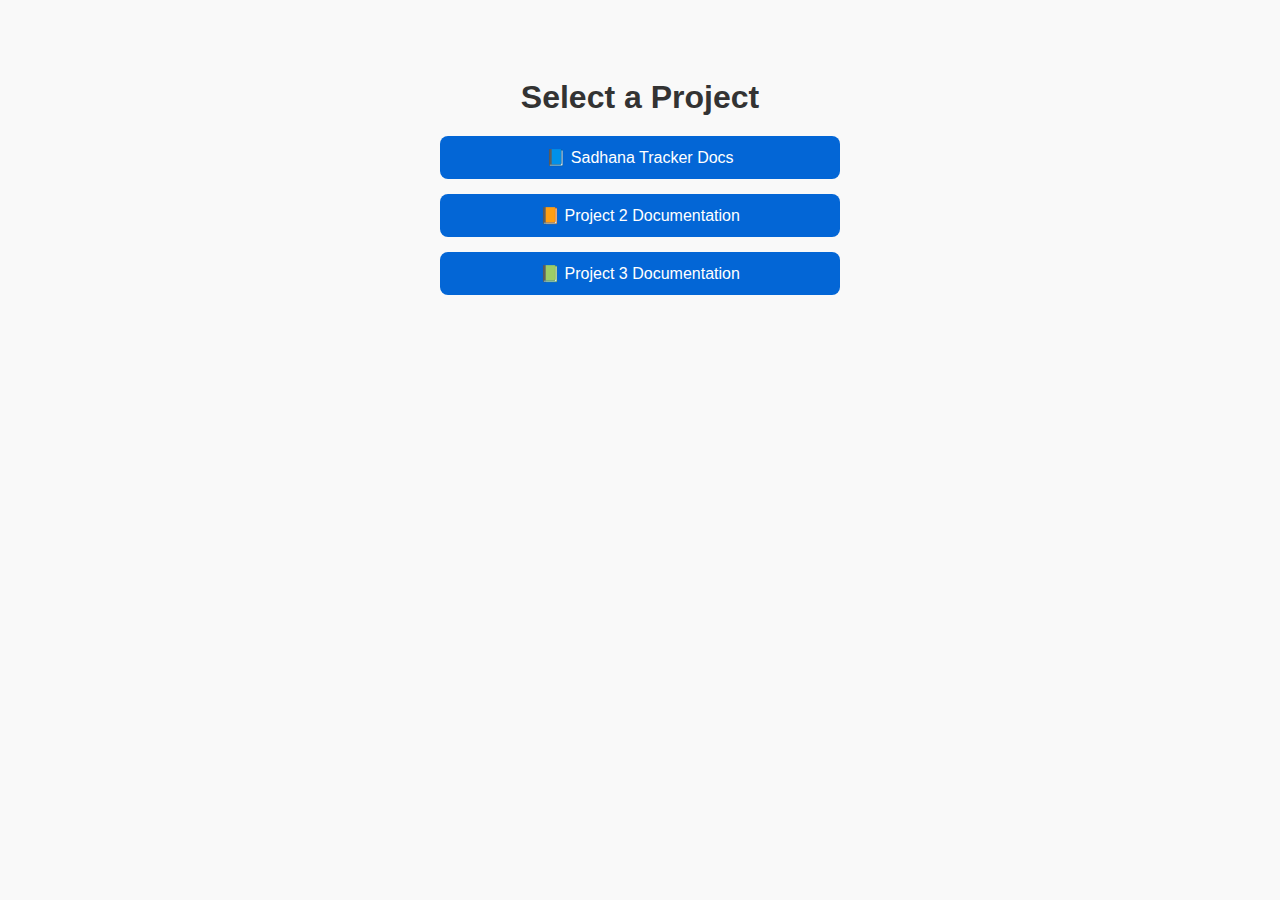
<file: index.html>
<!DOCTYPE html>
<html lang="en">
<head>
  <meta charset="UTF-8">
  <title>Documentation Portal</title>
  <meta name="viewport" content="width=device-width, initial-scale=1.0">
  <style>
    body {
      font-family: "Segoe UI", sans-serif;
      background-color: #f9f9f9;
      display: flex;
      flex-direction: column;
      align-items: center;
      padding: 50px 20px;
    }
    h1 {
      color: #333;
      margin-bottom: 20px;
    }
    .project-list {
      display: flex;
      flex-direction: column;
      gap: 15px;
      width: 100%;
      max-width: 400px;
    }
    .project-link {
      text-align: center;
      background-color: #0366d6;
      color: white;
      padding: 12px;
      text-decoration: none;
      border-radius: 8px;
      transition: background-color 0.3s ease;
    }
    .project-link:hover {
      background-color: #024ea2;
    }
  </style>
</head>
<body>
  <h1>Select a Project</h1>
  <div class="project-list">
    <a class="project-link" href="sadhana-tracker/index.html">📘 Sadhana Tracker Docs</a>
    <a class="project-link" href="project2/index.html">📙 Project 2 Documentation</a>
    <a class="project-link" href="project3/index.html">📗 Project 3 Documentation</a>
    <!-- Add more projects as needed -->
  </div>
</body>
</html>
</file>
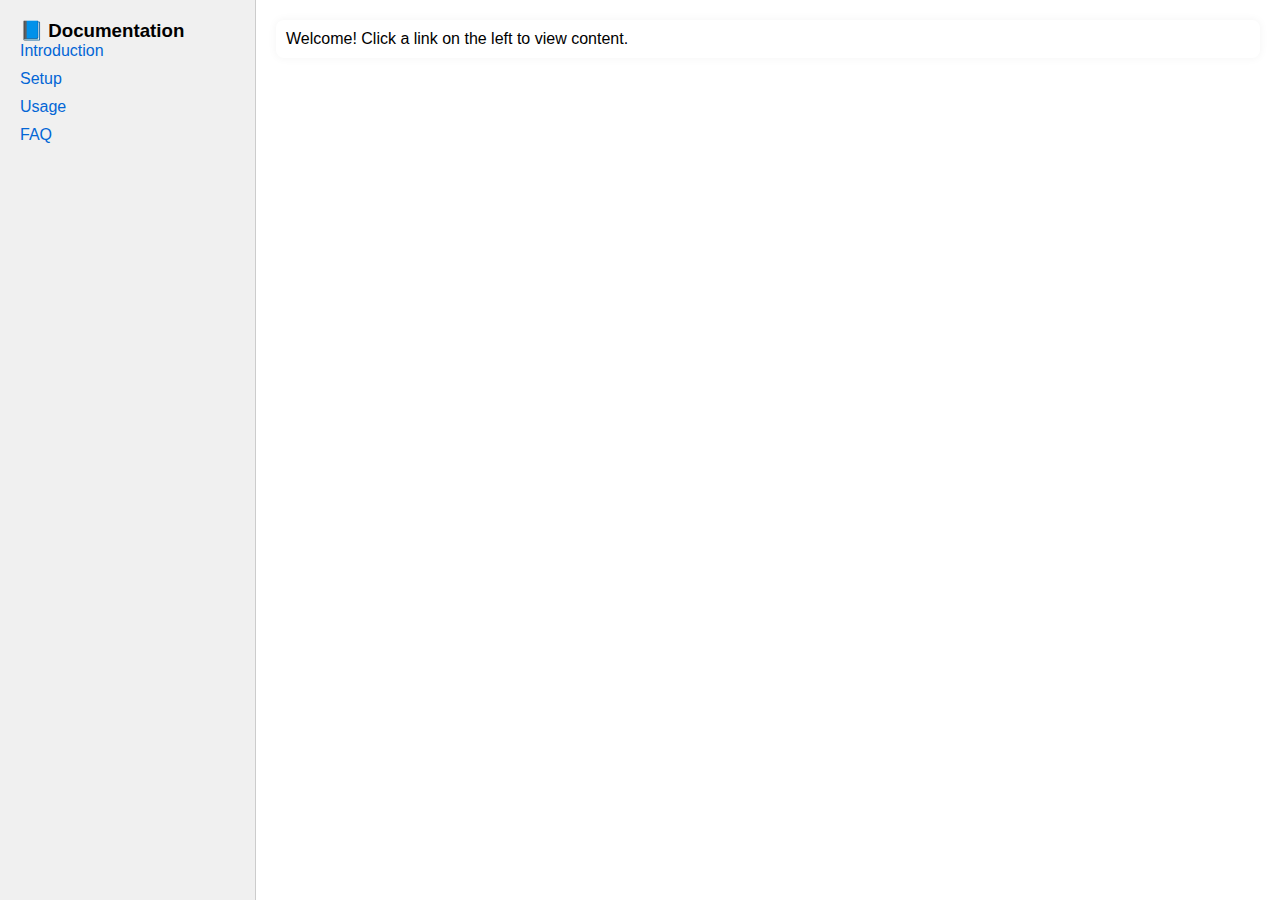
<file: sadhana-tracker/index.html>
<!DOCTYPE html>
<html lang="en">
<head>
  <meta charset="UTF-8" />
  <title>Sadhana Tracker Documentation</title>
  <meta name="viewport" content="width=device-width, initial-scale=1.0" />
  <style>
    * { box-sizing: border-box; margin: 0; padding: 0; }
    body { display: flex; height: 100vh; font-family: sans-serif; }

    nav {
      width: 20%;
      background-color: #f0f0f0;
      padding: 20px;
      border-right: 1px solid #ccc;
    }

    nav a {
      display: block;
      margin-bottom: 10px;
      color: #0366d6;
      text-decoration: none;
    }

    nav a:hover {
      text-decoration: underline;
    }

    main {
      width: 80%;
      padding: 20px;
      overflow-y: auto;
    }

    #content {
      padding: 10px;
      background: white;
      border-radius: 8px;
      box-shadow: 0 0 10px rgba(0,0,0,0.05);
    }
  </style>
</head>
<body>

  <nav>
    <h3>📘 Documentation</h3>
    <a href="#" onclick="loadPage('pages/home.html')">Introduction</a>
    <a href="#" onclick="loadPage('pages/add_or_change_logo.html')">Setup</a>
    <a href="#" onclick="loadPage('pages/usage.html')">Usage</a>
    <a href="#" onclick="loadPage('pages/faq.html')">FAQ</a>
  </nav>

  <main>
    <div id="content">Welcome! Click a link on the left to view content.</div>
  </main>

  <script>
    function loadPage(url) {
      fetch(url)
        .then(res => res.text())
        .then(html => {
          document.getElementById("content").innerHTML = html;
          history.pushState({ page: url }, "", "#" + url);
        })
        .catch(err => {
          document.getElementById("content").innerHTML = "<p>Error loading content.</p>";
        });
    }

    // Load page on back/forward
    window.addEventListener("popstate", (e) => {
      if (e.state?.page) {
        loadPage(e.state.page);
      }
    });

    // Load if hash present
    window.addEventListener("DOMContentLoaded", () => {
      const hash = window.location.hash.slice(1);
      if (hash) loadPage(hash);
    });
  </script>

</body>
</html>
</file>
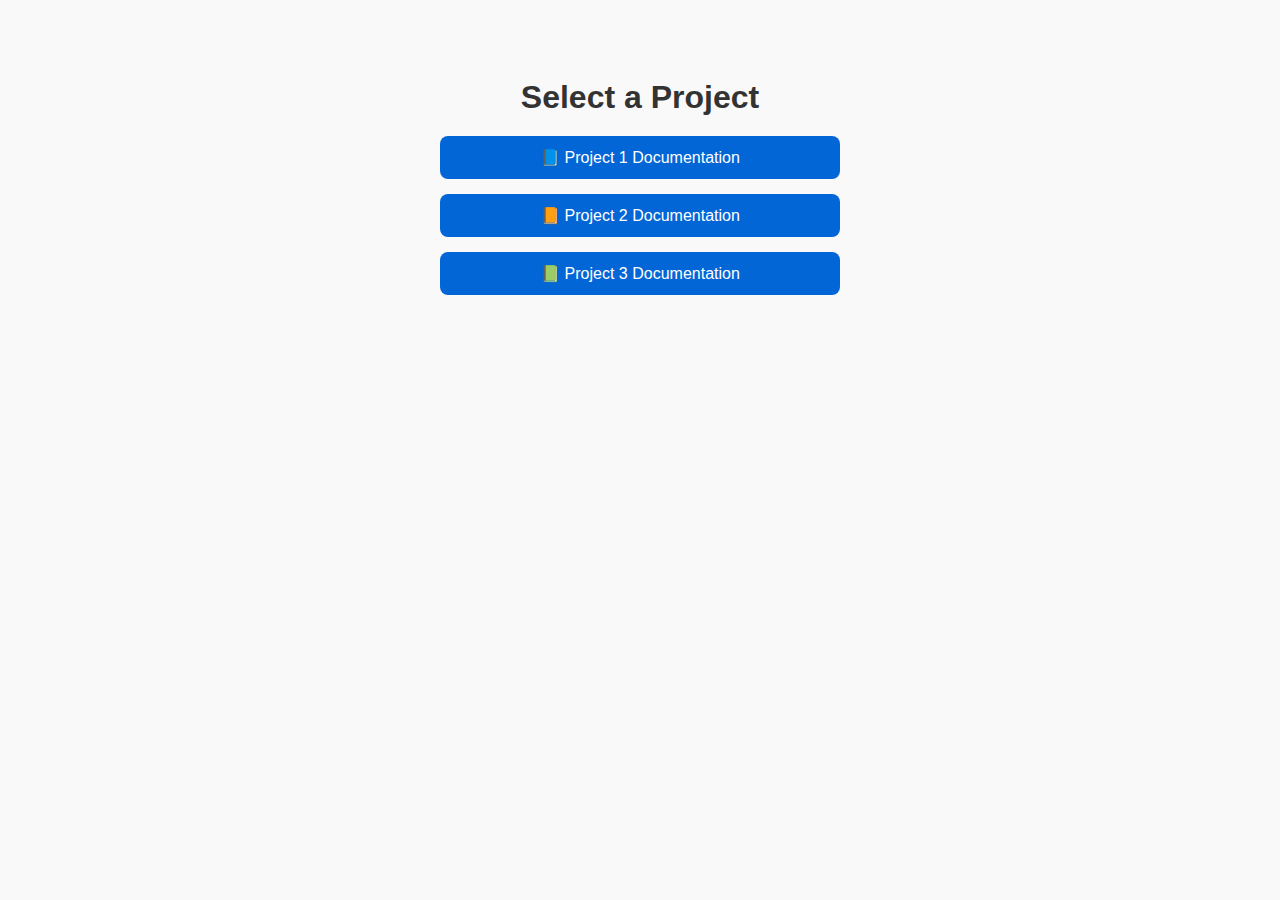
<file: main.html>
<!DOCTYPE html>
<html lang="en">
<head>
  <meta charset="UTF-8">
  <title>Documentation Portal</title>
  <meta name="viewport" content="width=device-width, initial-scale=1.0">
  <style>
    body {
      font-family: "Segoe UI", sans-serif;
      background-color: #f9f9f9;
      display: flex;
      flex-direction: column;
      align-items: center;
      padding: 50px 20px;
    }
    h1 {
      color: #333;
      margin-bottom: 20px;
    }
    .project-list {
      display: flex;
      flex-direction: column;
      gap: 15px;
      width: 100%;
      max-width: 400px;
    }
    .project-link {
      text-align: center;
      background-color: #0366d6;
      color: white;
      padding: 12px;
      text-decoration: none;
      border-radius: 8px;
      transition: background-color 0.3s ease;
    }
    .project-link:hover {
      background-color: #024ea2;
    }
  </style>
</head>
<body>
  <h1>Select a Project</h1>
  <div class="project-list">
    <a class="project-link" href="project1/index.html">📘 Project 1 Documentation</a>
    <a class="project-link" href="project2/index.html">📙 Project 2 Documentation</a>
    <a class="project-link" href="project3/index.html">📗 Project 3 Documentation</a>
    <!-- Add more projects as needed -->
  </div>
</body>
</html>
</file>
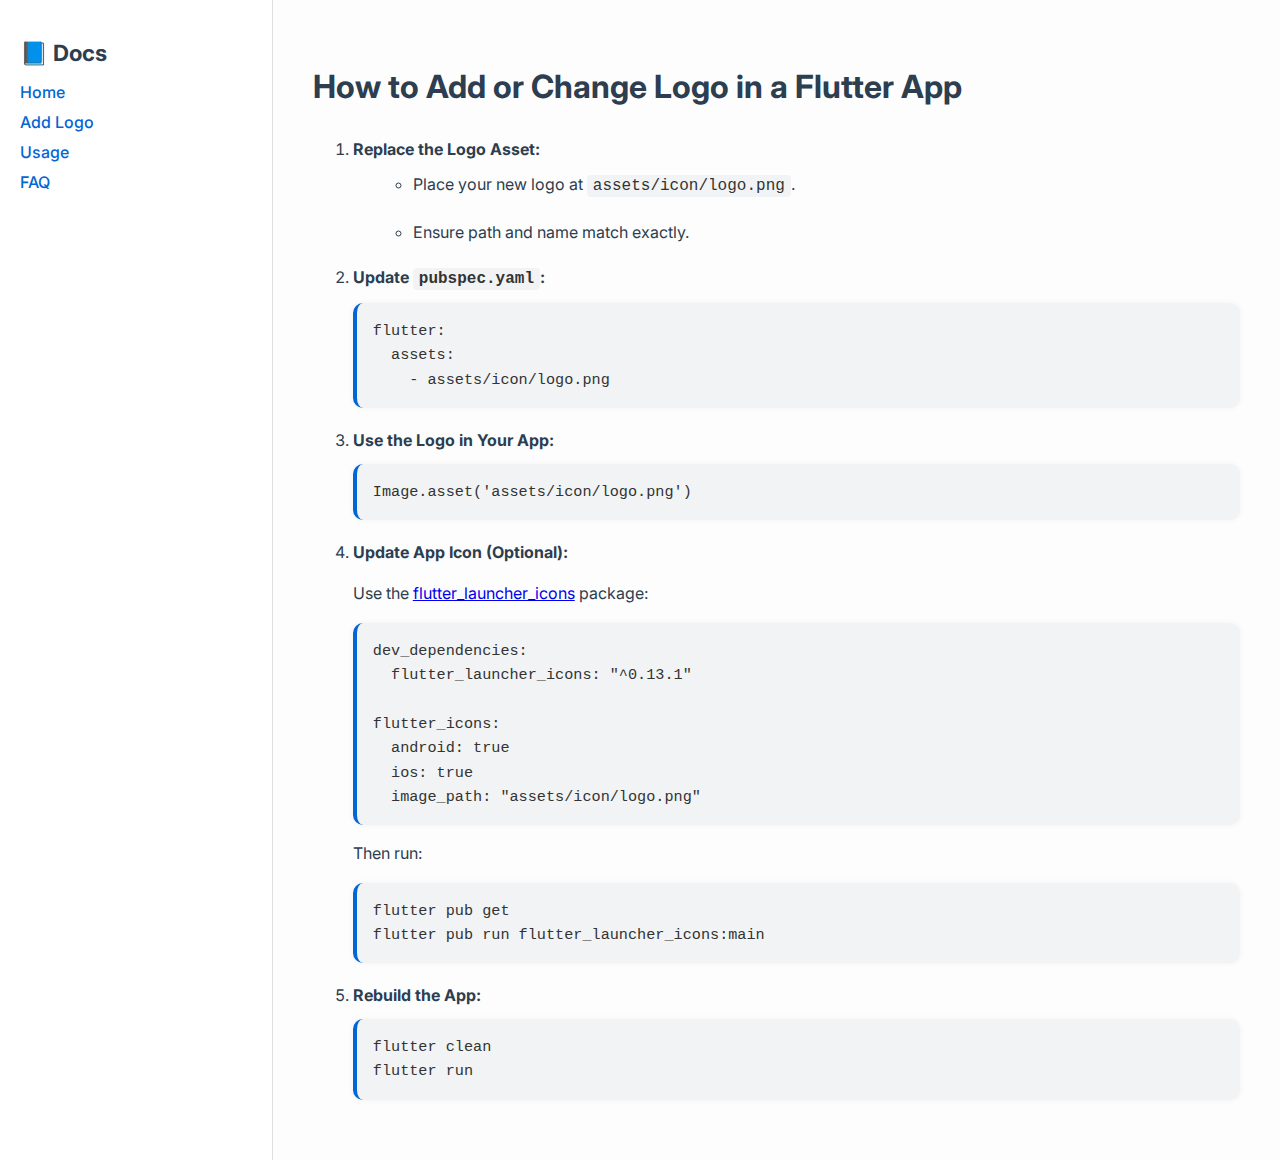
<file: sadhana-tracker/pages/add_or_change_logo.html>
<!DOCTYPE html>
<html lang="en">
<head>
  <meta charset="UTF-8" />
  <title>How to Add or Change Logo in Flutter App</title>
  <meta name="viewport" content="width=device-width, initial-scale=1.0" />
  <link href="style.css" rel="stylesheet" />
  <link href="https://fonts.googleapis.com/css2?family=Inter:wght@400;600&display=swap" rel="stylesheet" />
</head>
<body>
  <div class="layout">
    <aside class="sidebar">
      <h2>📘 Docs</h2>
      <nav>
        <a href="#">Home</a>
        <a href="#">Add Logo</a>
        <a href="#">Usage</a>
        <a href="#">FAQ</a>
      </nav>
    </aside>

    <main class="content">
      <h1>How to Add or Change Logo in a Flutter App</h1>
      <ol>
        <li>
          <strong>Replace the Logo Asset:</strong>
          <ul>
            <li>Place your new logo at <code>assets/icon/logo.png</code>.</li>
            <li>Ensure path and name match exactly.</li>
          </ul>
        </li>

        <li>
          <strong>Update <code>pubspec.yaml</code>:</strong>
          <pre><code>flutter:
  assets:
    - assets/icon/logo.png</code></pre>
        </li>

        <li>
          <strong>Use the Logo in Your App:</strong>
          <pre><code>Image.asset('assets/icon/logo.png')</code></pre>
        </li>

        <li>
          <strong>Update App Icon (Optional):</strong>
          <p>Use the <a href="https://pub.dev/packages/flutter_launcher_icons" target="_blank">flutter_launcher_icons</a> package:</p>
          <pre><code>dev_dependencies:
  flutter_launcher_icons: "^0.13.1"

flutter_icons:
  android: true
  ios: true
  image_path: "assets/icon/logo.png"</code></pre>

          <p>Then run:</p>
          <pre><code>flutter pub get
flutter pub run flutter_launcher_icons:main</code></pre>
        </li>

        <li>
          <strong>Rebuild the App:</strong>
          <pre><code>flutter clean
flutter run</code></pre>
        </li>
      </ol>
    </main>
  </div>
</body>
</html>
</file>
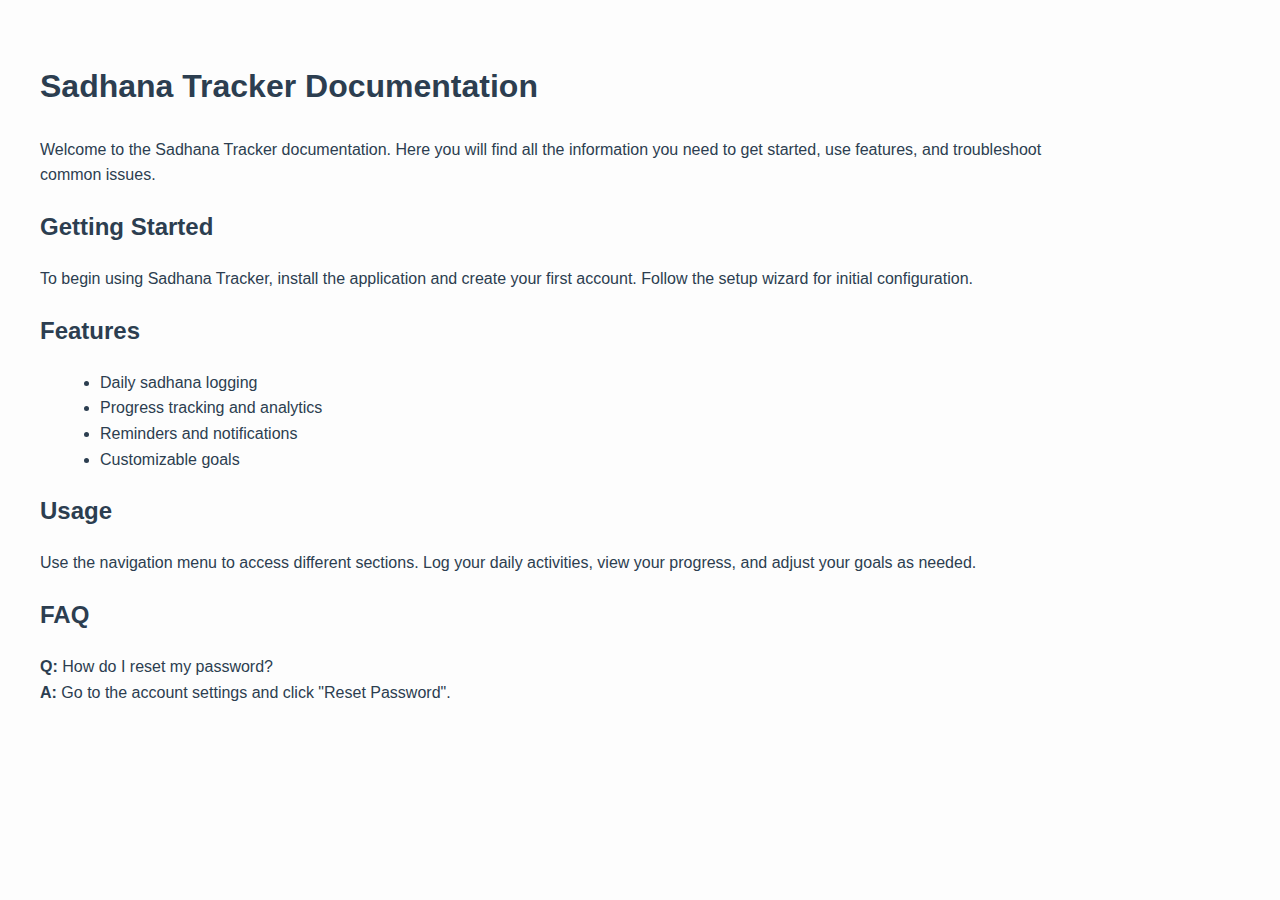
<file: sadhana-tracker/pages/home.html>
<!DOCTYPE html>
<html lang="en">
<head>
    <meta charset="UTF-8">
    <title>Sadhana Tracker Documentation</title>
    <meta name="viewport" content="width=device-width, initial-scale=1.0">
    <link rel="stylesheet" href="style.css">
</head>
<body>
    <div class="container">
        <main class="content">
            <h1 id="introduction">Sadhana Tracker Documentation</h1>
            <p>
                Welcome to the Sadhana Tracker documentation. Here you will find all the information you need to get started, use features, and troubleshoot common issues.
            </p>
            <h2 id="getting-started">Getting Started</h2>
            <p>
                To begin using Sadhana Tracker, install the application and create your first account. Follow the setup wizard for initial configuration.
            </p>
            <h2 id="features">Features</h2>
            <ul>
                <li>Daily sadhana logging</li>
                <li>Progress tracking and analytics</li>
                <li>Reminders and notifications</li>
                <li>Customizable goals</li>
            </ul>
            <h2 id="usage">Usage</h2>
            <p>
                Use the navigation menu to access different sections. Log your daily activities, view your progress, and adjust your goals as needed.
            </p>
            <h2 id="faq">FAQ</h2>
            <p>
                <strong>Q:</strong> How do I reset my password?<br>
                <strong>A:</strong> Go to the account settings and click "Reset Password".
            </p>
        </main>
    </div>
</body>
</html>
</file>
<file: sadhana-tracker/pages/style.css>
body {
  margin: 0;
  font-family: 'Inter', sans-serif;
  background-color: #fdfdfd;
  color: #2c3e50;
}

.layout {
  display: flex;
  min-height: 100vh;
}

.sidebar {
  width: 20%;
  background-color: #ffffff;
  padding: 20px;
  border-right: 1px solid #e0e0e0;
}

.sidebar h2 {
  font-size: 1.4rem;
  margin-bottom: 1rem;
}

.sidebar nav a {
  display: block;
  margin-bottom: 10px;
  color: #0366d6;
  text-decoration: none;
  font-weight: 500;
}

.sidebar nav a:hover {
  text-decoration: underline;
}

.content {
  width: 80%;
  padding: 40px;
  line-height: 1.6;
}

.content h1 {
  font-size: 2rem;
  margin-bottom: 1.5rem;
}

ol li {
  margin-bottom: 20px;
}

ul {
  margin: 10px 0 10px 20px;
}

code {
  background-color: #f1f3f5;
  color: #333;
  padding: 2px 6px;
  border-radius: 4px;
  font-family: 'Courier New', monospace;
}

pre {
  background-color: #f1f3f5;
  color: #333;
  padding: 1rem;
  border-radius: 10px;
  overflow-x: auto;
  margin: 10px 0;
  border-left: 4px solid #0366d6;
  box-shadow: 0 0 6px rgba(0, 0, 0, 0.05);
}

pre code {
  background: none;
  padding: 0;
  font-size: 0.95rem;
  display: block;
  white-space: pre;
  color: inherit;
}

@media (max-width: 768px) {
  .layout {
    flex-direction: column;
  }

  .sidebar {
    width: 100%;
    border-right: none;
    border-bottom: 1px solid #e0e0e0;
  }

  .content {
    width: 100%;
    padding: 20px;
  }
}
</file>
